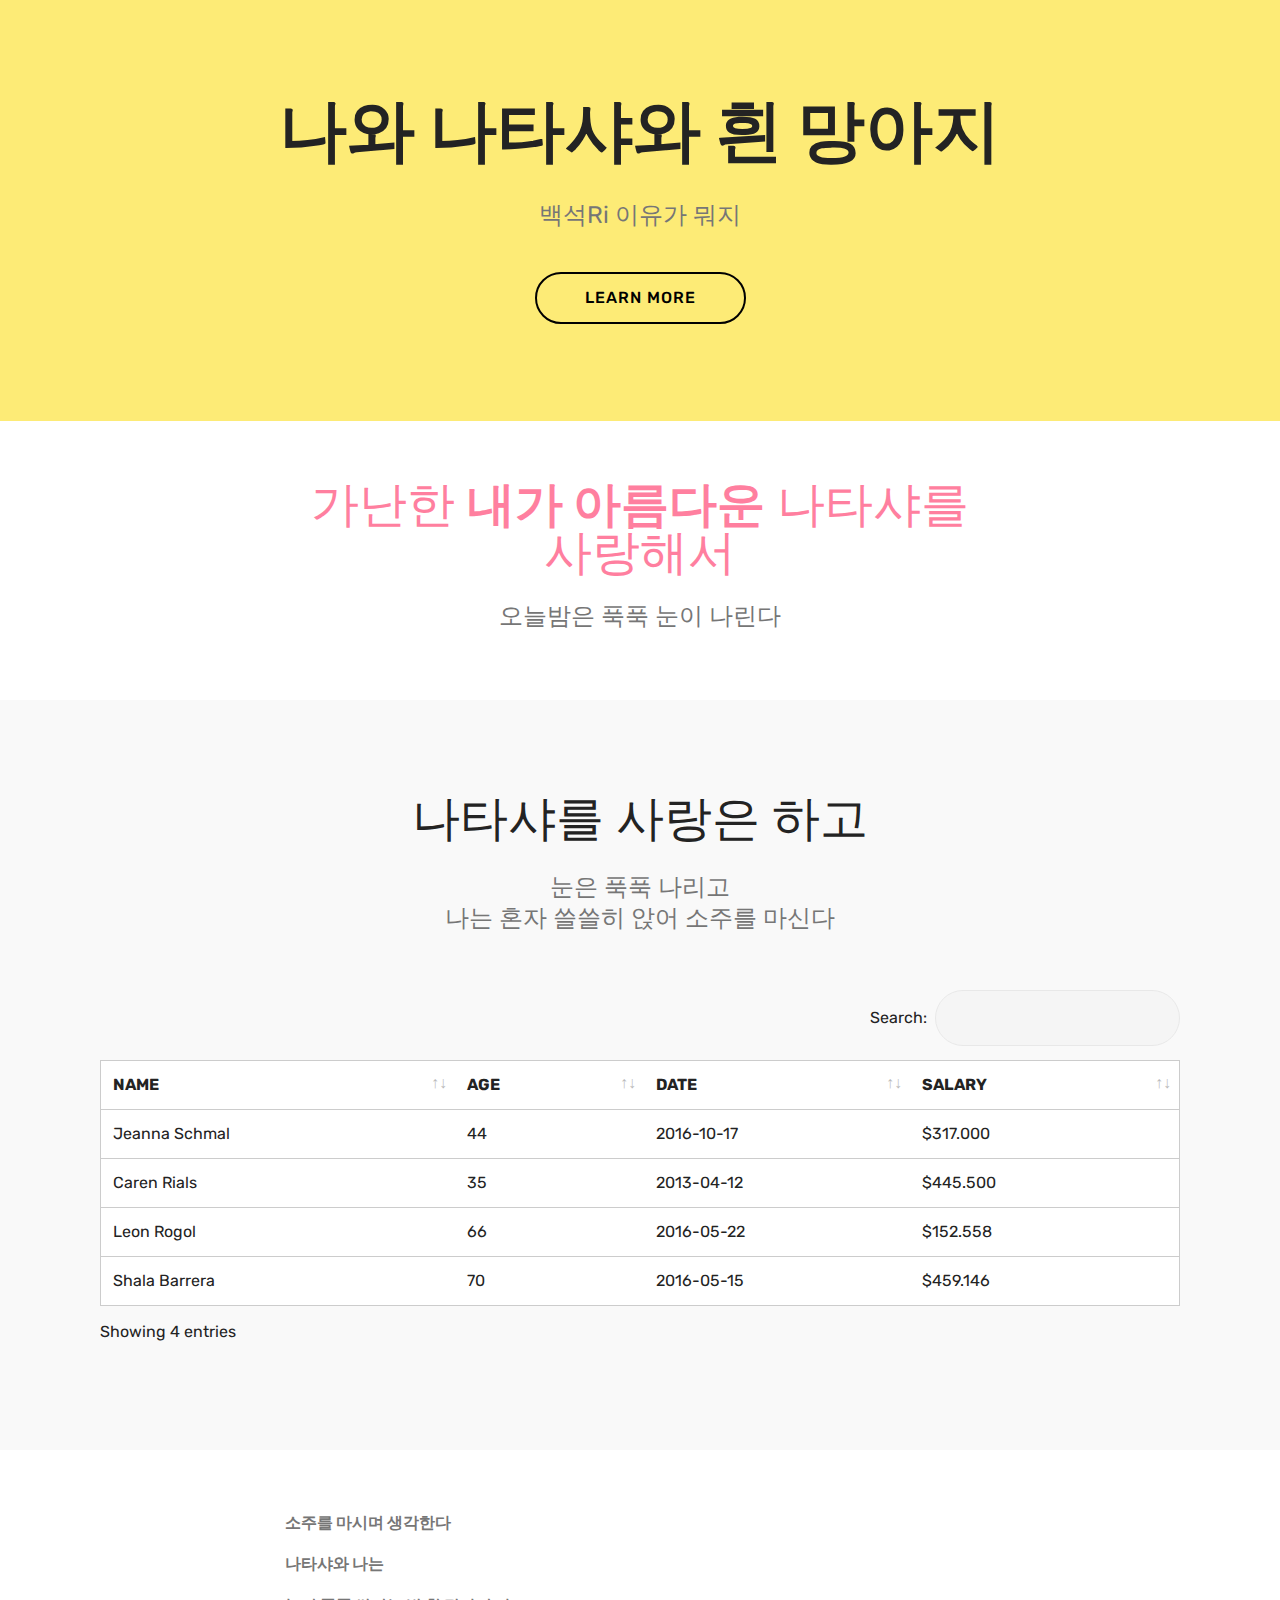
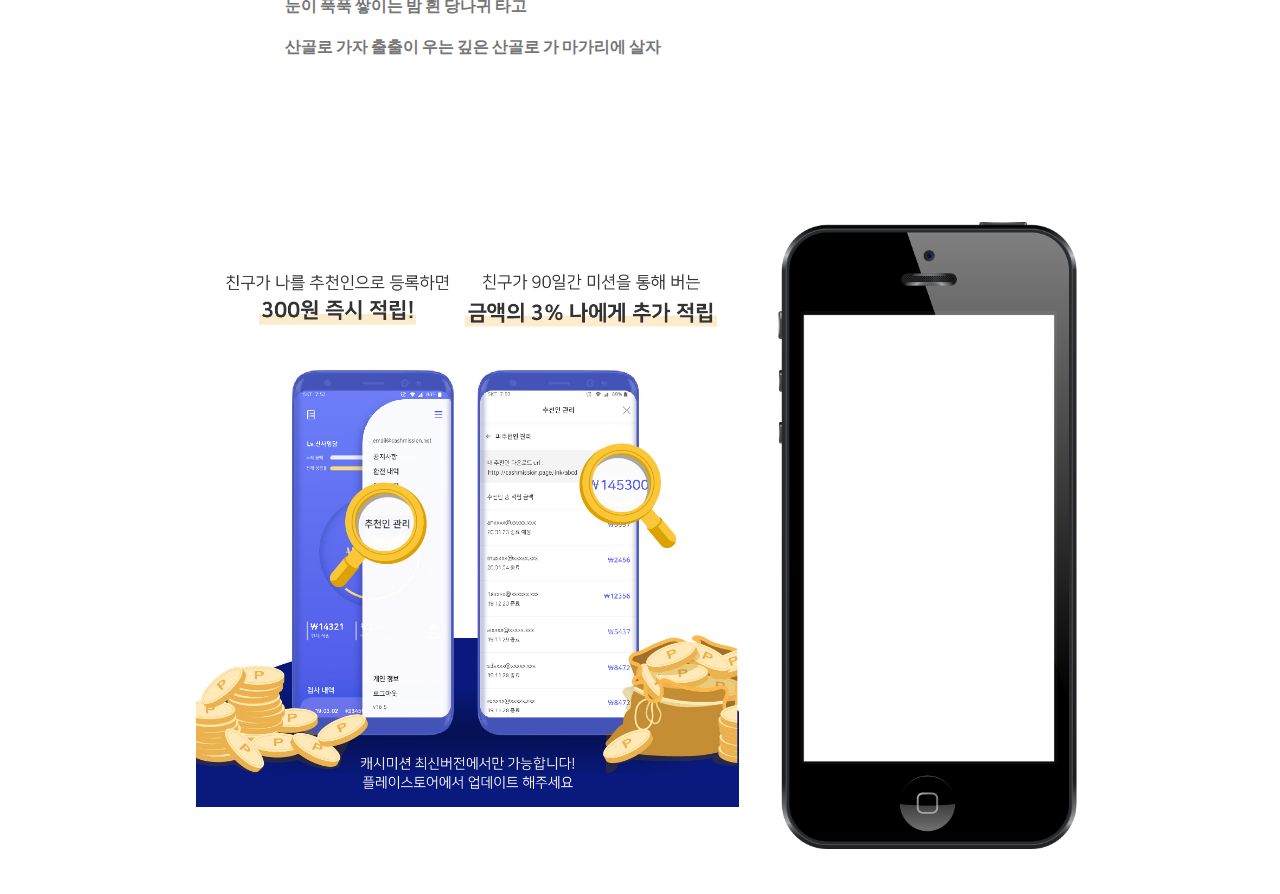
<file: index.html>
<!DOCTYPE html>
<html  >
<head>
  <!-- Site made with Mobirise Website Builder v4.12.3, https://mobirise.com -->
  <meta charset="UTF-8">
  <meta http-equiv="X-UA-Compatible" content="IE=edge">
  <meta name="generator" content="Mobirise v4.12.3, mobirise.com">
  <meta name="viewport" content="width=device-width, initial-scale=1, minimum-scale=1">
  <link rel="shortcut icon" href="assets/images/logo4.png" type="image/x-icon">
  <meta name="description" content="">
  
  
  <title>Home</title>
  <link rel="stylesheet" href="assets/bootstrap/css/bootstrap.min.css">
  <link rel="stylesheet" href="assets/bootstrap/css/bootstrap-grid.min.css">
  <link rel="stylesheet" href="assets/bootstrap/css/bootstrap-reboot.min.css">
  <link rel="stylesheet" href="assets/tether/tether.min.css">
  <link rel="stylesheet" href="assets/datatables/data-tables.bootstrap4.min.css">
  <link rel="stylesheet" href="assets/theme/css/style.css">
  <link rel="preload" as="style" href="assets/mobirise/css/mbr-additional.css"><link rel="stylesheet" href="assets/mobirise/css/mbr-additional.css" type="text/css">
  
  
  
</head>
<body>
  <section class="header1 cid-rYhHpCkGb6" id="header16-2">

    

    

    <div class="container">
        <div class="row justify-content-md-center">
            <div class="col-md-10 align-center">
                <h1 class="mbr-section-title mbr-bold pb-3 mbr-fonts-style display-1">나와 나타샤와 흰 망아지</h1>
                
                <p class="mbr-text pb-3 mbr-fonts-style display-5">
                    백석Ri 이유가 뭐지</p>
                <div class="mbr-section-btn"><a class="btn btn-md btn-black-outline display-4" href="https://mobirise.co">LEARN MORE</a>
                </div>
            </div>
        </div>
    </div>

</section>

<section class="engine"><a href="https://mobirise.info/e">how to make a website</a></section><section class="mbr-section content4 cid-rYhHfDWMLU" id="content4-0">

    

    <div class="container">
        <div class="media-container-row">
            <div class="title col-12 col-md-8">
                <h2 class="align-center pb-3 mbr-fonts-style display-2">
                    가난한 <strong>내가 아름다운</strong> 나타샤를 사랑해서</h2>
                <h3 class="mbr-section-subtitle align-center mbr-light mbr-fonts-style display-5">
                    오늘밤은 푹푹 눈이 나린다</h3>
                
            </div>
        </div>
    </div>
</section>

<section class="section-table cid-rYhHJ7xT4U" id="table1-3">

  
  
  <div class="container container-table">
      <h2 class="mbr-section-title mbr-fonts-style align-center pb-3 display-2">
          나타샤를 사랑은 하고</h2>
      <h3 class="mbr-section-subtitle mbr-fonts-style align-center pb-5 mbr-light display-5">
            눈은 푹푹 나리고<br>나는 혼자 쓸쓸히 앉어 소주를 마신다<br></h3>
      <div class="table-wrapper">
        <div class="container">
          <div class="row search">
            <div class="col-md-6"></div>
            <div class="col-md-6">
                <div class="dataTables_filter">
                  <label class="searchInfo mbr-fonts-style display-7">Search:</label>
                  <input class="form-control input-sm" disabled="">
                </div>
            </div>
          </div>
        </div>

        <div class="container scroll">
          <table class="table isSearch" cellspacing="0">
            <thead>
              <tr class="table-heads ">
                  
                  
                  
                  
              <th class="head-item mbr-fonts-style display-7">
                      NAME</th><th class="head-item mbr-fonts-style display-7">
                      AGE</th><th class="head-item mbr-fonts-style display-7">
                      DATE</th><th class="head-item mbr-fonts-style display-7">
                      SALARY</th></tr>
            </thead>

            <tbody>
              
              
              
              
            <tr> 
                
                
                
                
              <td class="body-item mbr-fonts-style display-7">Jeanna Schmal</td><td class="body-item mbr-fonts-style display-7">44</td><td class="body-item mbr-fonts-style display-7">2016-10-17</td><td class="body-item mbr-fonts-style display-7">$317.000</td></tr><tr>
                
                
                
                
              <td class="body-item mbr-fonts-style display-7">Caren Rials</td><td class="body-item mbr-fonts-style display-7">35</td><td class="body-item mbr-fonts-style display-7">2013-04-12</td><td class="body-item mbr-fonts-style display-7">$445.500</td></tr><tr>
                
                
                
                
              <td class="body-item mbr-fonts-style display-7">Leon Rogol</td><td class="body-item mbr-fonts-style display-7">66</td><td class="body-item mbr-fonts-style display-7">2016-05-22</td><td class="body-item mbr-fonts-style display-7">$152.558</td></tr><tr>
                
                
                
                
              <td class="body-item mbr-fonts-style display-7">Shala Barrera</td><td class="body-item mbr-fonts-style display-7">70</td><td class="body-item mbr-fonts-style display-7">2016-05-15</td><td class="body-item mbr-fonts-style display-7">$459.146</td></tr></tbody>
          </table>
        </div>
        <div class="container table-info-container">
          <div class="row info">
            <div class="col-md-6">
              <div class="dataTables_info mbr-fonts-style display-7">
                <span class="infoBefore">Showing</span>
                <span class="inactive infoRows"></span>
                <span class="infoAfter">entries</span>
                <span class="infoFilteredBefore">(filtered from</span>
                <span class="inactive infoRows"></span>
                <span class="infoFilteredAfter"> total entries)</span>
              </div>
            </div>
            <div class="col-md-6"></div>
          </div>
        </div>
      </div>
    </div>
</section>

<section class="mbr-section article content1 cid-rYhIaGKAQ1" id="content1-5">
    
     

    <div class="container">
        <div class="media-container-row">
            <div class="mbr-text col-12 mbr-fonts-style display-7 col-md-8"><p><strong>소주를 마시며 생각한다</strong></p><p><strong>나타샤와 나는</strong></p><p><strong>눈이 푹푹 쌓이는 밤 흰 당나귀 타고</strong></p><p><strong>산골로 가자 출출이 우는 깊은 산골로 가 마가리에 살자</strong></p><p><strong><br></strong></p></div>
        </div>
    </div>
</section>

<section class="cid-rYhKs8n78H" id="image4-6">
    <!-- Block parameters controls (Blue "Gear" panel) -->
    
    <!-- End block parameters -->
    <div class="container images-container">
            <div class="media-container-row" style="width: 80%;">
                <div class="img-item item1" style="width: 177%;">
                    <img src="assets/images/helpimg-referrer.jpg" alt="" title="">
                    
                </div>
                <div class="img-item">
                    <img src="assets/images/mbr.png" alt="" title="">
                    
                </div>
            </div>
    </div>
</section>


  <script src="assets/web/assets/jquery/jquery.min.js"></script>
  <script src="assets/popper/popper.min.js"></script>
  <script src="assets/bootstrap/js/bootstrap.min.js"></script>
  <script src="assets/tether/tether.min.js"></script>
  <script src="assets/smoothscroll/smooth-scroll.js"></script>
  <script src="assets/datatables/jquery.data-tables.min.js"></script>
  <script src="assets/datatables/data-tables.bootstrap4.min.js"></script>
  <script src="assets/theme/js/script.js"></script>
  
  
</body>
</html>
</file>
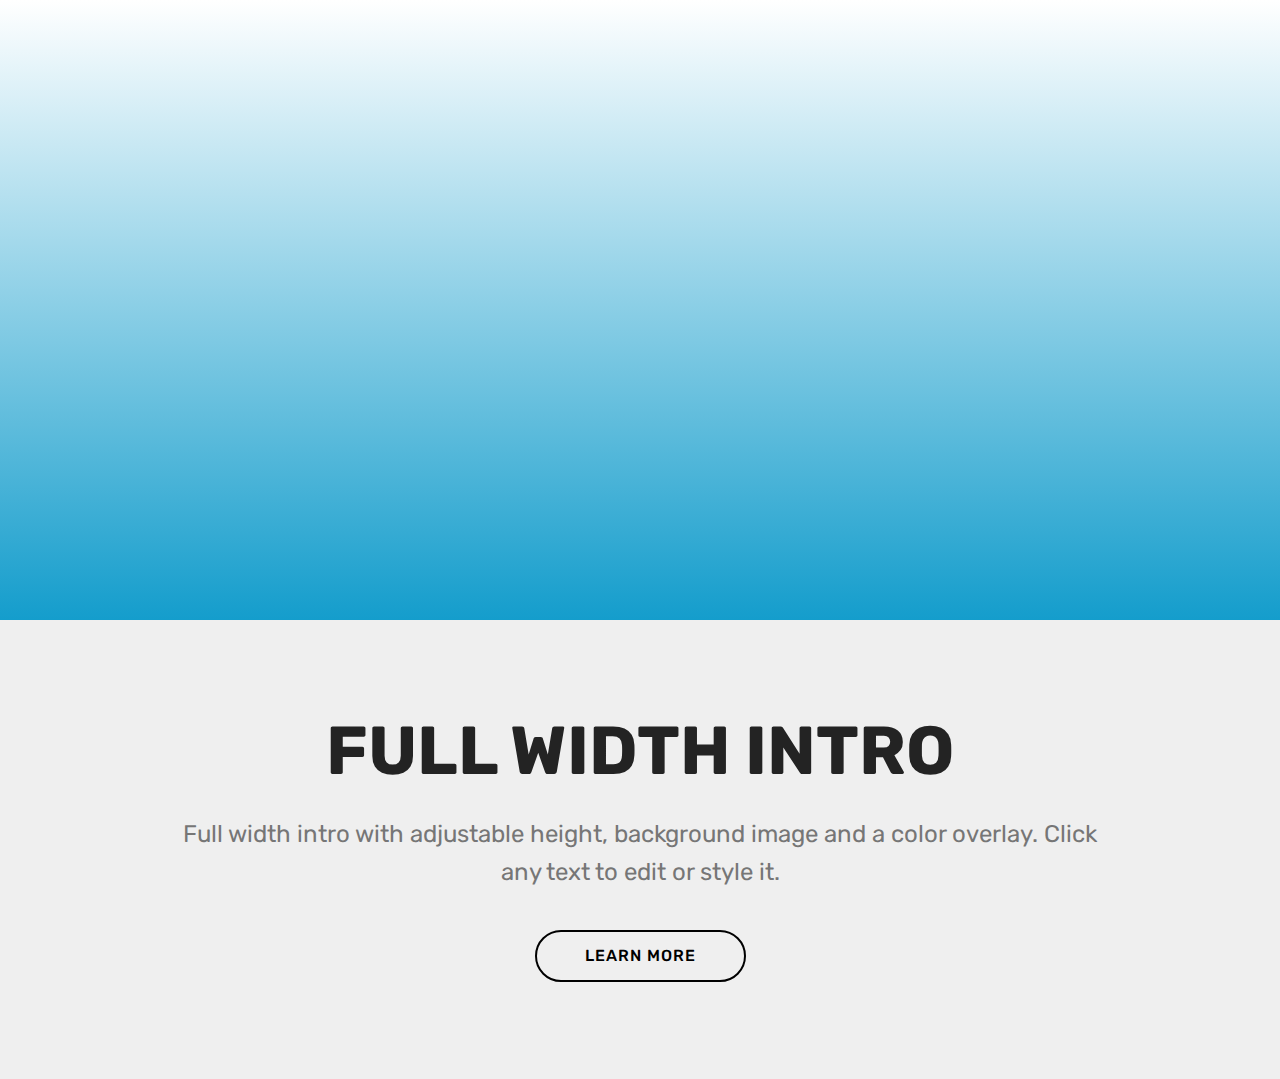
<file: page2.html>
<!DOCTYPE html>
<html  >
<head>
  <!-- Site made with Mobirise Website Builder v4.12.3, https://mobirise.com -->
  <meta charset="UTF-8">
  <meta http-equiv="X-UA-Compatible" content="IE=edge">
  <meta name="generator" content="Mobirise v4.12.3, mobirise.com">
  <meta name="viewport" content="width=device-width, initial-scale=1, minimum-scale=1">
  <link rel="shortcut icon" href="assets/images/logo4.png" type="image/x-icon">
  <meta name="description" content="Site Builder Description">
  
  
  <title>치키차카</title>
  <link rel="stylesheet" href="assets/bootstrap/css/bootstrap.min.css">
  <link rel="stylesheet" href="assets/bootstrap/css/bootstrap-grid.min.css">
  <link rel="stylesheet" href="assets/bootstrap/css/bootstrap-reboot.min.css">
  <link rel="stylesheet" href="assets/tether/tether.min.css">
  <link rel="stylesheet" href="assets/theme/css/style.css">
  <link rel="preload" as="style" href="assets/mobirise/css/mbr-additional.css"><link rel="stylesheet" href="assets/mobirise/css/mbr-additional.css" type="text/css">
  
  
  
</head>
<body>
  <section class="cid-rYhLJWdUZb" id="video3-7">

    
    
    <figure class="mbr-figure align-center container">
        <div class="video-block" style="width: 80%;">
            <div><iframe class="mbr-embedded-video" src="https://www.youtube.com/embed/uNCr7NdOJgw?rel=0&amp;amp;showinfo=0&amp;autoplay=0&amp;loop=0" width="1280" height="720" frameborder="0" allowfullscreen></iframe></div>
        </div>
    </figure>
</section>

<section class="engine"><a href="https://mobirise.info/o">free portfolio web templates</a></section><section class="header1 cid-rYhLMrqQm8" id="header16-8">

    

    

    <div class="container">
        <div class="row justify-content-md-center">
            <div class="col-md-10 align-center">
                <h1 class="mbr-section-title mbr-bold pb-3 mbr-fonts-style display-1">
                    FULL WIDTH INTRO
                </h1>
                
                <p class="mbr-text pb-3 mbr-fonts-style display-5">
                    Full width intro with adjustable height, background image and a color overlay. Click any text to edit or style it.
                </p>
                <div class="mbr-section-btn"><a class="btn btn-md btn-black-outline display-4" href="https://mobirise.co">LEARN MORE</a>
                </div>
            </div>
        </div>
    </div>

</section>


  <script src="assets/web/assets/jquery/jquery.min.js"></script>
  <script src="assets/popper/popper.min.js"></script>
  <script src="assets/bootstrap/js/bootstrap.min.js"></script>
  <script src="assets/tether/tether.min.js"></script>
  <script src="assets/smoothscroll/smooth-scroll.js"></script>
  <script src="assets/theme/js/script.js"></script>
  
  
</body>
</html>
</file>
<file: assets/theme/css/style.css>
@charset "UTF-8";
/*!
 * Mobirise v4 theme (https://mobirise.com/)
 * Copyright 2017 Mobirise
 */
section {
  background-color: #eeeeee;
}

body {
  font-style: normal;
  line-height: 1.5;
}

section,
.container,
.container-fluid {
  position: relative;
  word-wrap: break-word;
}

a.mbr-iconfont:hover {
  text-decoration: none;
}

.article .lead p,
.article .lead ul,
.article .lead ol,
.article .lead pre,
.article .lead blockquote {
  margin-bottom: 0;
}

ul,
ol,
pre,
blockquote {
  margin-bottom: 2.3125rem;
}

pre {
  background: #f4f4f4;
  padding: 10px 24px;
  white-space: pre-wrap;
}

.inactive {
  -webkit-user-select: none;
  -moz-user-select: none;
  -ms-user-select: none;
  user-select: none;
  pointer-events: none;
  -webkit-user-drag: none;
  user-drag: none;
}

.mbr-section__comments .row {
  justify-content: center;
  -webkit-justify-content: center;
}

a {
  font-style: normal;
  font-weight: 400;
  cursor: pointer;
}
a, a:hover {
  text-decoration: none;
}

figure {
  margin-bottom: 0;
}

body {
  color: #232323;
}

h1,
h2,
h3,
h4,
h5,
h6,
.h1,
.h2,
.h3,
.h4,
.h5,
.h6,
.display-1,
.display-2,
.display-3,
.display-4 {
  line-height: 1;
  word-break: break-word;
  word-wrap: break-word;
}

.mbr-section-title {
  font-style: normal;
  line-height: 1.2;
}

.mbr-section-subtitle {
  line-height: 1.3;
}

.mbr-text {
  font-style: normal;
  line-height: 1.6;
}

b,
strong {
  font-weight: bold;
}

blockquote {
  padding: 10px 0 10px 20px;
  position: relative;
  border-left: 2px solid;
  border-color: #ff3366;
}

input:-webkit-autofill, input:-webkit-autofill:hover, input:-webkit-autofill:focus, input:-webkit-autofill:active {
  transition-delay: 9999s;
  transition-property: background-color, color;
}

textarea[type=hidden] {
  display: none;
}

body {
  position: relative;
}

section {
  background-position: 50% 50%;
  background-repeat: no-repeat;
  background-size: cover;
}
section .mbr-background-video,
section .mbr-background-video-preview {
  position: absolute;
  bottom: 0;
  left: 0;
  right: 0;
  top: 0;
}

.hidden {
  visibility: hidden;
}

.mbr-z-index20 {
  z-index: 20;
}

/*! Base colors */
.mbr-white {
  color: #ffffff;
}

.mbr-black {
  color: #000000;
}

.mbr-bg-white {
  background-color: #ffffff;
}

.mbr-bg-black {
  background-color: #000000;
}

/*! Text-aligns */
.align-left {
  text-align: left;
}

.align-center {
  text-align: center;
}

.align-right {
  text-align: right;
}

@media (max-width: 767px) {
  .align-left,
.align-center,
.align-right,
.mbr-section-btn,
.mbr-section-title {
    text-align: center;
  }
}
/*! Font-weight  */
.mbr-light {
  font-weight: 300;
}

.mbr-regular {
  font-weight: 400;
}

.mbr-semibold {
  font-weight: 500;
}

.mbr-bold {
  font-weight: 700;
}

/*! Media  */
.media-size-item {
  -webkit-flex: 1 1 auto;
  -moz-flex: 1 1 auto;
  -ms-flex: 1 1 auto;
  -o-flex: 1 1 auto;
  flex: 1 1 auto;
}

.media-content {
  -webkit-flex-basis: 100%;
  flex-basis: 100%;
}

.media-container-row {
  display: -ms-flexbox;
  display: -webkit-flex;
  display: flex;
  -webkit-flex-direction: row;
  -ms-flex-direction: row;
  flex-direction: row;
  -webkit-flex-wrap: wrap;
  -ms-flex-wrap: wrap;
  flex-wrap: wrap;
  -webkit-justify-content: center;
  -ms-flex-pack: center;
  justify-content: center;
  -webkit-align-content: center;
  -ms-flex-line-pack: center;
  align-content: center;
  -webkit-align-items: start;
  -ms-flex-align: start;
  align-items: start;
}
.media-container-row .media-size-item {
  width: 400px;
}

.media-container-column {
  display: -ms-flexbox;
  display: -webkit-flex;
  display: flex;
  -webkit-flex-direction: column;
  -ms-flex-direction: column;
  flex-direction: column;
  -webkit-flex-wrap: wrap;
  -ms-flex-wrap: wrap;
  flex-wrap: wrap;
  -webkit-justify-content: center;
  -ms-flex-pack: center;
  justify-content: center;
  -webkit-align-content: center;
  -ms-flex-line-pack: center;
  align-content: center;
  -webkit-align-items: stretch;
  -ms-flex-align: stretch;
  align-items: stretch;
}
.media-container-column > * {
  width: 100%;
}

@media (min-width: 992px) {
  .media-container-row {
    -webkit-flex-wrap: nowrap;
    -ms-flex-wrap: nowrap;
    flex-wrap: nowrap;
  }
}
figure {
  overflow: hidden;
}

figure[mbr-media-size] {
  transition: width 0.1s;
}

.mbr-figure img,
.mbr-figure iframe {
  display: block;
  width: 100%;
}

.card {
  background-color: transparent;
  border: none;
}

.card-box {
  width: 100%;
}

.card-img {
  text-align: center;
  flex-shrink: 0;
  -webkit-flex-shrink: 0;
}

.media {
  max-width: 100%;
  margin: 0 auto;
}

.mbr-figure {
  -ms-flex-item-align: center;
  -ms-grid-row-align: center;
  -webkit-align-self: center;
  align-self: center;
}

.media-container > div {
  max-width: 100%;
}

.mbr-figure img,
.card-img img {
  width: 100%;
}

@media (max-width: 991px) {
  .media-size-item {
    width: auto !important;
  }

  .media {
    width: auto;
  }

  .mbr-figure {
    width: 100% !important;
  }
}
/*! Buttons */
.btn {
  font-weight: 500;
  border-width: 2px;
  font-style: normal;
  letter-spacing: 1px;
  margin: 0.4rem 0.8rem;
  white-space: normal;
  -webkit-transition: all 0.3s ease-in-out;
  -moz-transition: all 0.3s ease-in-out;
  transition: all 0.3s ease-in-out;
  display: inline-flex;
  align-items: center;
  justify-content: center;
  word-break: break-word;
  -webkit-align-items: center;
  -webkit-justify-content: center;
  display: -webkit-inline-flex;
}

.btn-sm {
  font-weight: 500;
  letter-spacing: 1px;
  -webkit-transition: all 0.3s ease-in-out;
  -moz-transition: all 0.3s ease-in-out;
  transition: all 0.3s ease-in-out;
}

.btn-md {
  font-weight: 500;
  letter-spacing: 1px;
  margin: 0.4rem 0.8rem !important;
  -webkit-transition: all 0.3s ease-in-out;
  -moz-transition: all 0.3s ease-in-out;
  transition: all 0.3s ease-in-out;
}

.btn-lg {
  font-weight: 500;
  letter-spacing: 1px;
  margin: 0.4rem 0.8rem !important;
  -webkit-transition: all 0.3s ease-in-out;
  -moz-transition: all 0.3s ease-in-out;
  transition: all 0.3s ease-in-out;
}

.mbr-section-btn {
  margin-left: -0.25rem;
  margin-right: -0.25rem;
  font-size: 0;
}

nav .mbr-section-btn {
  margin-left: 0rem;
  margin-right: 0rem;
}

.btn-form {
  border-radius: 0;
}
.btn-form:hover {
  cursor: pointer;
}

/*! Btn icon margin */
.btn .mbr-iconfont,
.btn.btn-sm .mbr-iconfont {
  cursor: pointer;
  margin-right: 0.5rem;
}

.btn.btn-md .mbr-iconfont,
.btn.btn-md .mbr-iconfont {
  margin-right: 0.8rem;
}

.mbr-regular {
  font-weight: 400;
}

.mbr-semibold {
  font-weight: 500;
}

.mbr-bold {
  font-weight: 700;
}

[type=submit] {
  -webkit-appearance: none;
}

/*! Full-screen */
.mbr-fullscreen .mbr-overlay {
  min-height: 100vh;
}

.mbr-fullscreen {
  display: flex;
  display: -webkit-flex;
  display: -moz-flex;
  display: -ms-flex;
  display: -o-flex;
  align-items: center;
  -webkit-align-items: center;
  min-height: 100vh;
  padding-top: 3rem;
  padding-bottom: 3rem;
}

/*! Map */
.map {
  height: 25rem;
  position: relative;
}
.map iframe {
  width: 100%;
  height: 100%;
}

.mbr-overlay {
  background-color: #000;
  bottom: 0;
  left: 0;
  opacity: 0.5;
  position: absolute;
  right: 0;
  top: 0;
  z-index: 0;
  pointer-events: none;
}

/* Form */
blockquote {
  font-style: italic;
  padding: 10px 0 10px 20px;
  font-size: 1.09rem;
  position: relative;
  border-width: 3px;
}

.form-control {
  background-color: #f5f5f5;
  box-shadow: none;
  color: #565656;
  line-height: 1.43;
  min-height: 3.5em;
  padding: 1.07em 0.5em;
}
.form-control, .form-control:focus {
  border: 1px solid #e8e8e8;
}
.form-active .form-control:invalid {
  border-color: red;
}

.form-control-label {
  position: relative;
  cursor: pointer;
  margin-bottom: 0.357em;
  padding: 0;
}

.alert {
  color: #ffffff;
  border-radius: 0;
  border: 0;
  font-size: 0.875rem;
  line-height: 1.5;
  margin-bottom: 1.875rem;
  padding: 1.25rem;
  position: relative;
}
.alert.alert-form::after {
  background-color: inherit;
  bottom: -7px;
  content: "";
  display: block;
  height: 14px;
  left: 50%;
  margin-left: -7px;
  position: absolute;
  transform: rotate(45deg);
  width: 14px;
  -webkit-transform: rotate(45deg);
}

.form-asterisk {
  font-family: initial;
  position: absolute;
  top: -2px;
  font-weight: normal;
}

/*! Scroll to top arrow */
#scrollToTop a i:before {
  content: "";
  position: absolute;
  height: 40%;
  top: 25%;
  background: #fff;
  width: 2px;
  left: calc(50% - 1px);
}
#scrollToTop a i:after {
  content: "";
  position: absolute;
  display: block;
  border-top: 2px solid #fff;
  border-right: 2px solid #fff;
  width: 40%;
  height: 40%;
  left: 30%;
  bottom: 30%;
  transform: rotate(135deg);
  -webkit-transform: rotate(135deg);
}

.mbr-arrow-up {
  bottom: 25px;
  right: 90px;
  position: fixed;
  text-align: right;
  z-index: 5000;
  color: #ffffff;
  font-size: 32px;
  transform: rotate(180deg);
  -webkit-transform: rotate(180deg);
}

.mbr-arrow-up a {
  background: rgba(0, 0, 0, 0.2);
  border-radius: 3px;
  color: #fff;
  display: inline-block;
  height: 60px;
  width: 60px;
  outline-style: none !important;
  position: relative;
  text-decoration: none;
  transition: all 0.3s ease-in-out;
  cursor: pointer;
  text-align: center;
}
.mbr-arrow-up a:hover {
  background-color: rgba(0, 0, 0, 0.4);
}
.mbr-arrow-up a i {
  line-height: 60px;
}

.mbr-arrow-up-icon {
  display: block;
  color: #fff;
}

.mbr-arrow-up-icon::before {
  content: "›";
  display: inline-block;
  font-family: serif;
  font-size: 32px;
  line-height: 1;
  font-style: normal;
  position: relative;
  top: 6px;
  left: -4px;
  -webkit-transform: rotate(-90deg);
  transform: rotate(-90deg);
}

/*! Arrow Down */
.mbr-arrow {
  position: absolute;
  bottom: 45px;
  left: 50%;
  width: 60px;
  height: 60px;
  cursor: pointer;
  background-color: rgba(80, 80, 80, 0.5);
  border-radius: 50%;
  -webkit-transform: translateX(-50%);
  transform: translateX(-50%);
}
.mbr-arrow > a {
  display: inline-block;
  text-decoration: none;
  outline-style: none;
  -webkit-animation: arrowdown 1.7s ease-in-out infinite;
  animation: arrowdown 1.7s ease-in-out infinite;
}
.mbr-arrow > a > i {
  position: absolute;
  top: -2px;
  left: 15px;
  font-size: 2rem;
}

@keyframes arrowdown {
  0% {
    transform: translateY(0px);
    -webkit-transform: translateY(0px);
  }
  50% {
    transform: translateY(-5px);
    -webkit-transform: translateY(-5px);
  }
  100% {
    transform: translateY(0px);
    -webkit-transform: translateY(0px);
  }
}
@-webkit-keyframes arrowdown {
  0% {
    transform: translateY(0px);
    -webkit-transform: translateY(0px);
  }
  50% {
    transform: translateY(-5px);
    -webkit-transform: translateY(-5px);
  }
  100% {
    transform: translateY(0px);
    -webkit-transform: translateY(0px);
  }
}
@media (max-width: 500px) {
  .mbr-arrow-up {
    left: 50%;
    right: auto;
    transform: translateX(-50%) rotate(180deg);
    -webkit-transform: translateX(-50%) rotate(180deg);
  }
}
/*Gradients animation*/
@keyframes gradient-animation {
  from {
    background-position: 0% 100%;
    animation-timing-function: ease-in-out;
  }
  to {
    background-position: 100% 0%;
    animation-timing-function: ease-in-out;
  }
}
@-webkit-keyframes gradient-animation {
  from {
    background-position: 0% 100%;
    animation-timing-function: ease-in-out;
  }
  to {
    background-position: 100% 0%;
    animation-timing-function: ease-in-out;
  }
}
.bg-gradient {
  background-size: 200% 200%;
  animation: gradient-animation 5s infinite alternate;
  -webkit-animation: gradient-animation 5s infinite alternate;
}

.menu .navbar-brand {
  display: -webkit-flex;
}
.menu .navbar-brand span {
  display: flex;
  display: -webkit-flex;
}
.menu .navbar-brand .navbar-caption-wrap {
  display: -webkit-flex;
}
.menu .navbar-brand .navbar-logo img {
  display: -webkit-flex;
}
@media (min-width: 768px) and (max-width: 1023px) {
  .menu .navbar-toggleable-sm .navbar-nav {
    display: -webkit-box;
    display: -webkit-flex;
    display: -ms-flexbox;
  }
}
@media (max-width: 1023px) {
  .menu .navbar-collapse {
    max-height: 93.5vh;
  }
  .menu .navbar-collapse.show {
    overflow: auto;
  }
}
@media (min-width: 1024px) {
  .menu .navbar-nav.nav-dropdown {
    display: -webkit-flex;
  }
  .menu .navbar-toggleable-sm .navbar-collapse {
    display: -webkit-flex !important;
  }
  .menu .collapsed .navbar-collapse {
    max-height: 93.5vh;
  }
  .menu .collapsed .navbar-collapse.show {
    overflow: auto;
  }
}
@media (max-width: 767px) {
  .menu .navbar-collapse {
    max-height: 80vh;
  }
}

/* Others*/
.note-check a[data-value=Rubik] {
  font-style: normal;
}

.mbr-arrow a {
  color: #ffffff;
}

@media (max-width: 767px) {
  .mbr-arrow {
    display: none;
  }
}
.navbar {
  display: -webkit-flex;
  -webkit-flex-wrap: wrap;
  -webkit-align-items: center;
  -webkit-justify-content: space-between;
}

.navbar-collapse {
  -webkit-flex-basis: 100%;
  -webkit-flex-grow: 1;
  -webkit-align-items: center;
}

.nav-dropdown .link {
  padding: 0.667em 1.667em !important;
  margin: 0 !important;
}

.nav {
  display: -webkit-flex;
  -webkit-flex-wrap: wrap;
}

.row {
  display: -webkit-flex;
  -webkit-flex-wrap: wrap;
}

.justify-content-center {
  -webkit-justify-content: center;
}

.form-inline {
  display: -webkit-flex;
  -webkit-flex-flow: row wrap;
  -webkit-align-items: center;
}

.card-wrapper {
  -webkit-flex: 1;
}

.carousel-control {
  z-index: 10;
  display: -webkit-flex;
  -webkit-align-items: center;
  -webkit-justify-content: center;
}

.carousel-controls {
  display: -webkit-flex;
}

.media {
  display: -webkit-flex;
}

.form-group:focus {
  outline: none;
}

.jq-selectbox__select {
  padding: 1.07em 0.5em;
  position: absolute;
  top: 0;
  left: 0;
  width: 100%;
}

.jq-selectbox__dropdown {
  position: absolute;
  top: 100%;
  left: 0 !important;
  width: 100% !important;
}

.jq-selectbox__trigger-arrow {
  transform: translateY(-50%);
}

.jq-selectbox li {
  padding: 1.07em 0.5em;
}

input[type=range] {
  padding-left: 0 !important;
  padding-right: 0 !important;
}

.modal-dialog,
.modal-content {
  height: 100%;
}

.modal-dialog .carousel-inner {
  height: calc(100vh - 1.75rem);
}
@media (max-width: 575px) {
  .modal-dialog .carousel-inner {
    height: calc(100vh - 1rem);
  }
}

.carousel-item {
  text-align: center;
}

.carousel-item img {
  margin: auto;
}

.navbar-toggler {
  -webkit-align-self: flex-start;
  -ms-flex-item-align: start;
  align-self: flex-start;
  padding: 0.25rem 0.75rem;
  font-size: 1.25rem;
  line-height: 1;
  background: transparent;
  border: 1px solid transparent;
  -webkit-border-radius: 0.25rem;
  border-radius: 0.25rem;
}

.navbar-toggler:focus,
.navbar-toggler:hover {
  text-decoration: none;
}

.navbar-toggler-icon {
  display: inline-block;
  width: 1.5em;
  height: 1.5em;
  vertical-align: middle;
  content: "";
  background: no-repeat center center;
  -webkit-background-size: 100% 100%;
  -o-background-size: 100% 100%;
  background-size: 100% 100%;
}

.navbar-toggler-left {
  position: absolute;
  left: 1rem;
}

.navbar-toggler-right {
  position: absolute;
  right: 1rem;
}

@media (max-width: 575px) {
  .navbar-toggleable .navbar-nav .dropdown-menu {
    position: static;
    float: none;
  }

  .navbar-toggleable > .container {
    padding-right: 0;
    padding-left: 0;
  }
}
@media (min-width: 576px) {
  .navbar-toggleable {
    -webkit-box-orient: horizontal;
    -webkit-box-direction: normal;
    -webkit-flex-direction: row;
    -ms-flex-direction: row;
    flex-direction: row;
    -webkit-flex-wrap: nowrap;
    -ms-flex-wrap: nowrap;
    flex-wrap: nowrap;
    -webkit-box-align: center;
    -webkit-align-items: center;
    -ms-flex-align: center;
    align-items: center;
  }

  .navbar-toggleable .navbar-nav {
    -webkit-box-orient: horizontal;
    -webkit-box-direction: normal;
    -webkit-flex-direction: row;
    -ms-flex-direction: row;
    flex-direction: row;
  }

  .navbar-toggleable .navbar-nav .nav-link {
    padding-right: 0.5rem;
    padding-left: 0.5rem;
  }

  .navbar-toggleable > .container {
    display: -webkit-box;
    display: -webkit-flex;
    display: -ms-flexbox;
    display: flex;
    -webkit-flex-wrap: nowrap;
    -ms-flex-wrap: nowrap;
    flex-wrap: nowrap;
    -webkit-box-align: center;
    -webkit-align-items: center;
    -ms-flex-align: center;
    align-items: center;
  }

  .navbar-toggleable .navbar-collapse {
    display: -webkit-box !important;
    display: -webkit-flex !important;
    display: -ms-flexbox !important;
    display: flex !important;
    width: 100%;
  }

  .navbar-toggleable .navbar-toggler {
    display: none;
  }
}
@media (max-width: 767px) {
  .navbar-toggleable-sm .navbar-nav .dropdown-menu {
    position: static;
    float: none;
  }

  .navbar-toggleable-sm > .container {
    padding-right: 0;
    padding-left: 0;
  }
}
@media (min-width: 768px) {
  .navbar-toggleable-sm {
    -webkit-box-orient: horizontal;
    -webkit-box-direction: normal;
    -webkit-flex-direction: row;
    -ms-flex-direction: row;
    flex-direction: row;
    -webkit-flex-wrap: nowrap;
    -ms-flex-wrap: nowrap;
    flex-wrap: nowrap;
    -webkit-box-align: center;
    -webkit-align-items: center;
    -ms-flex-align: center;
    align-items: center;
  }

  .navbar-toggleable-sm .navbar-nav {
    -webkit-box-orient: horizontal;
    -webkit-box-direction: normal;
    -webkit-flex-direction: row;
    -ms-flex-direction: row;
    flex-direction: row;
  }

  .navbar-toggleable-sm .navbar-nav .nav-link {
    padding-right: 0.5rem;
    padding-left: 0.5rem;
  }

  .navbar-toggleable-sm > .container {
    display: -webkit-box;
    display: -webkit-flex;
    display: -ms-flexbox;
    display: flex;
    -webkit-flex-wrap: nowrap;
    -ms-flex-wrap: nowrap;
    flex-wrap: nowrap;
    -webkit-box-align: center;
    -webkit-align-items: center;
    -ms-flex-align: center;
    align-items: center;
  }

  .navbar-toggleable-sm .navbar-collapse {
    display: none;
    width: 100%;
  }

  .navbar-toggleable-sm .navbar-toggler {
    display: none;
  }
}
@media (max-width: 1023px) {
  .navbar-toggleable-md .navbar-nav .dropdown-menu {
    position: static;
    float: none;
  }

  .navbar-toggleable-md > .container {
    padding-right: 0;
    padding-left: 0;
  }
}
@media (min-width: 1024px) {
  .navbar-toggleable-md {
    -webkit-box-orient: horizontal;
    -webkit-box-direction: normal;
    -webkit-flex-direction: row;
    -ms-flex-direction: row;
    flex-direction: row;
    -webkit-flex-wrap: nowrap;
    -ms-flex-wrap: nowrap;
    flex-wrap: nowrap;
    -webkit-box-align: center;
    -webkit-align-items: center;
    -ms-flex-align: center;
    align-items: center;
  }

  .navbar-toggleable-md .navbar-nav {
    -webkit-box-orient: horizontal;
    -webkit-box-direction: normal;
    -webkit-flex-direction: row;
    -ms-flex-direction: row;
    flex-direction: row;
  }

  .navbar-toggleable-md .navbar-nav .nav-link {
    padding-right: 0.5rem;
    padding-left: 0.5rem;
  }

  .navbar-toggleable-md > .container {
    display: -webkit-box;
    display: -webkit-flex;
    display: -ms-flexbox;
    display: flex;
    -webkit-flex-wrap: nowrap;
    -ms-flex-wrap: nowrap;
    flex-wrap: nowrap;
    -webkit-box-align: center;
    -webkit-align-items: center;
    -ms-flex-align: center;
    align-items: center;
  }

  .navbar-toggleable-md .navbar-collapse {
    display: -webkit-box !important;
    display: -webkit-flex !important;
    display: -ms-flexbox !important;
    display: flex !important;
    width: 100%;
  }

  .navbar-toggleable-md .navbar-toggler {
    display: none;
  }
}
@media (max-width: 1199px) {
  .navbar-toggleable-lg .navbar-nav .dropdown-menu {
    position: static;
    float: none;
  }

  .navbar-toggleable-lg > .container {
    padding-right: 0;
    padding-left: 0;
  }
}
@media (min-width: 1200px) {
  .navbar-toggleable-lg {
    -webkit-box-orient: horizontal;
    -webkit-box-direction: normal;
    -webkit-flex-direction: row;
    -ms-flex-direction: row;
    flex-direction: row;
    -webkit-flex-wrap: nowrap;
    -ms-flex-wrap: nowrap;
    flex-wrap: nowrap;
    -webkit-box-align: center;
    -webkit-align-items: center;
    -ms-flex-align: center;
    align-items: center;
  }

  .navbar-toggleable-lg .navbar-nav {
    -webkit-box-orient: horizontal;
    -webkit-box-direction: normal;
    -webkit-flex-direction: row;
    -ms-flex-direction: row;
    flex-direction: row;
  }

  .navbar-toggleable-lg .navbar-nav .nav-link {
    padding-right: 0.5rem;
    padding-left: 0.5rem;
  }

  .navbar-toggleable-lg > .container {
    display: -webkit-box;
    display: -webkit-flex;
    display: -ms-flexbox;
    display: flex;
    -webkit-flex-wrap: nowrap;
    -ms-flex-wrap: nowrap;
    flex-wrap: nowrap;
    -webkit-box-align: center;
    -webkit-align-items: center;
    -ms-flex-align: center;
    align-items: center;
  }

  .navbar-toggleable-lg .navbar-collapse {
    display: -webkit-box !important;
    display: -webkit-flex !important;
    display: -ms-flexbox !important;
    display: flex !important;
    width: 100%;
  }

  .navbar-toggleable-lg .navbar-toggler {
    display: none;
  }
}
.navbar-toggleable-xl {
  -webkit-box-orient: horizontal;
  -webkit-box-direction: normal;
  -webkit-flex-direction: row;
  -ms-flex-direction: row;
  flex-direction: row;
  -webkit-flex-wrap: nowrap;
  -ms-flex-wrap: nowrap;
  flex-wrap: nowrap;
  -webkit-box-align: center;
  -webkit-align-items: center;
  -ms-flex-align: center;
  align-items: center;
}

.navbar-toggleable-xl .navbar-nav .dropdown-menu {
  position: static;
  float: none;
}

.navbar-toggleable-xl > .container {
  padding-right: 0;
  padding-left: 0;
}

.navbar-toggleable-xl .navbar-nav {
  -webkit-box-orient: horizontal;
  -webkit-box-direction: normal;
  -webkit-flex-direction: row;
  -ms-flex-direction: row;
  flex-direction: row;
}

.navbar-toggleable-xl .navbar-nav .nav-link {
  padding-right: 0.5rem;
  padding-left: 0.5rem;
}

.navbar-toggleable-xl > .container {
  display: -webkit-box;
  display: -webkit-flex;
  display: -ms-flexbox;
  display: flex;
  -webkit-flex-wrap: nowrap;
  -ms-flex-wrap: nowrap;
  flex-wrap: nowrap;
  -webkit-box-align: center;
  -webkit-align-items: center;
  -ms-flex-align: center;
  align-items: center;
}

.navbar-toggleable-xl .navbar-collapse {
  display: -webkit-box !important;
  display: -webkit-flex !important;
  display: -ms-flexbox !important;
  display: flex !important;
  width: 100%;
}

.navbar-toggleable-xl .navbar-toggler {
  display: none;
}

.card-img {
  width: auto;
}

.menu .navbar.collapsed:not(.beta-menu) {
  flex-direction: column;
  -webkit-flex-direction: column;
}

.carousel-item.active,
.carousel-item-next,
.carousel-item-prev {
  display: -webkit-box;
  display: -webkit-flex;
  display: -ms-flexbox;
  display: flex;
}

.note-air-layout .dropup .dropdown-menu,
.note-air-layout .navbar-fixed-bottom .dropdown .dropdown-menu {
  bottom: initial !important;
}

html,
body {
  height: auto;
  min-height: 100vh;
}

.dropup .dropdown-toggle::after {
  display: none;
}.engine {
	position: absolute;
	text-indent: -2400px;
	text-align: center;
	padding: 0;
	top: 0;
	left: -2400px;
}
</file>
<file: assets/mobirise/css/mbr-additional.css>
@import url(https://fonts.googleapis.com/css?family=Rubik:300,300i,400,400i,500,500i,700,700i,900,900i&display=swap);





body {
  font-family: Rubik;
}
.display-1 {
  font-family: 'Rubik', sans-serif;
  font-size: 4.25rem;
  font-display: swap;
}
.display-1 > .mbr-iconfont {
  font-size: 6.8rem;
}
.display-2 {
  font-family: 'Rubik', sans-serif;
  font-size: 3rem;
  font-display: swap;
}
.display-2 > .mbr-iconfont {
  font-size: 4.8rem;
}
.display-4 {
  font-family: 'Rubik', sans-serif;
  font-size: 1rem;
  font-display: swap;
}
.display-4 > .mbr-iconfont {
  font-size: 1.6rem;
}
.display-5 {
  font-family: 'Rubik', sans-serif;
  font-size: 1.5rem;
  font-display: swap;
}
.display-5 > .mbr-iconfont {
  font-size: 2.4rem;
}
.display-7 {
  font-family: 'Rubik', sans-serif;
  font-size: 1rem;
  font-display: swap;
}
.display-7 > .mbr-iconfont {
  font-size: 1.6rem;
}
/* ---- Fluid typography for mobile devices ---- */
/* 1.4 - font scale ratio ( bootstrap == 1.42857 ) */
/* 100vw - current viewport width */
/* (48 - 20)  48 == 48rem == 768px, 20 == 20rem == 320px(minimal supported viewport) */
/* 0.65 - min scale variable, may vary */
@media (max-width: 768px) {
  .display-1 {
    font-size: 3.4rem;
    font-size: calc( 2.1374999999999997rem + (4.25 - 2.1374999999999997) * ((100vw - 20rem) / (48 - 20)));
    line-height: calc( 1.4 * (2.1374999999999997rem + (4.25 - 2.1374999999999997) * ((100vw - 20rem) / (48 - 20))));
  }
  .display-2 {
    font-size: 2.4rem;
    font-size: calc( 1.7rem + (3 - 1.7) * ((100vw - 20rem) / (48 - 20)));
    line-height: calc( 1.4 * (1.7rem + (3 - 1.7) * ((100vw - 20rem) / (48 - 20))));
  }
  .display-4 {
    font-size: 0.8rem;
    font-size: calc( 1rem + (1 - 1) * ((100vw - 20rem) / (48 - 20)));
    line-height: calc( 1.4 * (1rem + (1 - 1) * ((100vw - 20rem) / (48 - 20))));
  }
  .display-5 {
    font-size: 1.2rem;
    font-size: calc( 1.175rem + (1.5 - 1.175) * ((100vw - 20rem) / (48 - 20)));
    line-height: calc( 1.4 * (1.175rem + (1.5 - 1.175) * ((100vw - 20rem) / (48 - 20))));
  }
}
/* Buttons */
.btn {
  padding: 1rem 3rem;
  border-radius: 3px;
}
.btn-sm {
  padding: 0.6rem 1.5rem;
  border-radius: 3px;
}
.btn-md {
  padding: 1rem 3rem;
  border-radius: 3px;
}
.btn-lg {
  padding: 1.2rem 3.2rem;
  border-radius: 3px;
}
.bg-primary {
  background-color: #149dcc !important;
}
.bg-success {
  background-color: #f7ed4a !important;
}
.bg-info {
  background-color: #82786e !important;
}
.bg-warning {
  background-color: #879a9f !important;
}
.bg-danger {
  background-color: #b1a374 !important;
}
.btn-primary,
.btn-primary:active {
  background-color: #149dcc !important;
  border-color: #149dcc !important;
  color: #ffffff !important;
}
.btn-primary:hover,
.btn-primary:focus,
.btn-primary.focus,
.btn-primary.active {
  color: #ffffff !important;
  background-color: #0d6786 !important;
  border-color: #0d6786 !important;
}
.btn-primary.disabled,
.btn-primary:disabled {
  color: #ffffff !important;
  background-color: #0d6786 !important;
  border-color: #0d6786 !important;
}
.btn-secondary,
.btn-secondary:active {
  background-color: #ff3366 !important;
  border-color: #ff3366 !important;
  color: #ffffff !important;
}
.btn-secondary:hover,
.btn-secondary:focus,
.btn-secondary.focus,
.btn-secondary.active {
  color: #ffffff !important;
  background-color: #e50039 !important;
  border-color: #e50039 !important;
}
.btn-secondary.disabled,
.btn-secondary:disabled {
  color: #ffffff !important;
  background-color: #e50039 !important;
  border-color: #e50039 !important;
}
.btn-info,
.btn-info:active {
  background-color: #82786e !important;
  border-color: #82786e !important;
  color: #ffffff !important;
}
.btn-info:hover,
.btn-info:focus,
.btn-info.focus,
.btn-info.active {
  color: #ffffff !important;
  background-color: #59524b !important;
  border-color: #59524b !important;
}
.btn-info.disabled,
.btn-info:disabled {
  color: #ffffff !important;
  background-color: #59524b !important;
  border-color: #59524b !important;
}
.btn-success,
.btn-success:active {
  background-color: #f7ed4a !important;
  border-color: #f7ed4a !important;
  color: #3f3c03 !important;
}
.btn-success:hover,
.btn-success:focus,
.btn-success.focus,
.btn-success.active {
  color: #3f3c03 !important;
  background-color: #eadd0a !important;
  border-color: #eadd0a !important;
}
.btn-success.disabled,
.btn-success:disabled {
  color: #3f3c03 !important;
  background-color: #eadd0a !important;
  border-color: #eadd0a !important;
}
.btn-warning,
.btn-warning:active {
  background-color: #879a9f !important;
  border-color: #879a9f !important;
  color: #ffffff !important;
}
.btn-warning:hover,
.btn-warning:focus,
.btn-warning.focus,
.btn-warning.active {
  color: #ffffff !important;
  background-color: #617479 !important;
  border-color: #617479 !important;
}
.btn-warning.disabled,
.btn-warning:disabled {
  color: #ffffff !important;
  background-color: #617479 !important;
  border-color: #617479 !important;
}
.btn-danger,
.btn-danger:active {
  background-color: #b1a374 !important;
  border-color: #b1a374 !important;
  color: #ffffff !important;
}
.btn-danger:hover,
.btn-danger:focus,
.btn-danger.focus,
.btn-danger.active {
  color: #ffffff !important;
  background-color: #8b7d4e !important;
  border-color: #8b7d4e !important;
}
.btn-danger.disabled,
.btn-danger:disabled {
  color: #ffffff !important;
  background-color: #8b7d4e !important;
  border-color: #8b7d4e !important;
}
.btn-white {
  color: #333333 !important;
}
.btn-white,
.btn-white:active {
  background-color: #ffffff !important;
  border-color: #ffffff !important;
  color: #808080 !important;
}
.btn-white:hover,
.btn-white:focus,
.btn-white.focus,
.btn-white.active {
  color: #808080 !important;
  background-color: #d9d9d9 !important;
  border-color: #d9d9d9 !important;
}
.btn-white.disabled,
.btn-white:disabled {
  color: #808080 !important;
  background-color: #d9d9d9 !important;
  border-color: #d9d9d9 !important;
}
.btn-black,
.btn-black:active {
  background-color: #333333 !important;
  border-color: #333333 !important;
  color: #ffffff !important;
}
.btn-black:hover,
.btn-black:focus,
.btn-black.focus,
.btn-black.active {
  color: #ffffff !important;
  background-color: #0d0d0d !important;
  border-color: #0d0d0d !important;
}
.btn-black.disabled,
.btn-black:disabled {
  color: #ffffff !important;
  background-color: #0d0d0d !important;
  border-color: #0d0d0d !important;
}
.btn-primary-outline,
.btn-primary-outline:active {
  background: none;
  border-color: #0b566f;
  color: #0b566f;
}
.btn-primary-outline:hover,
.btn-primary-outline:focus,
.btn-primary-outline.focus,
.btn-primary-outline.active {
  color: #ffffff;
  background-color: #149dcc;
  border-color: #149dcc;
}
.btn-primary-outline.disabled,
.btn-primary-outline:disabled {
  color: #ffffff !important;
  background-color: #149dcc !important;
  border-color: #149dcc !important;
}
.btn-secondary-outline,
.btn-secondary-outline:active {
  background: none;
  border-color: #cc0033;
  color: #cc0033;
}
.btn-secondary-outline:hover,
.btn-secondary-outline:focus,
.btn-secondary-outline.focus,
.btn-secondary-outline.active {
  color: #ffffff;
  background-color: #ff3366;
  border-color: #ff3366;
}
.btn-secondary-outline.disabled,
.btn-secondary-outline:disabled {
  color: #ffffff !important;
  background-color: #ff3366 !important;
  border-color: #ff3366 !important;
}
.btn-info-outline,
.btn-info-outline:active {
  background: none;
  border-color: #4b453f;
  color: #4b453f;
}
.btn-info-outline:hover,
.btn-info-outline:focus,
.btn-info-outline.focus,
.btn-info-outline.active {
  color: #ffffff;
  background-color: #82786e;
  border-color: #82786e;
}
.btn-info-outline.disabled,
.btn-info-outline:disabled {
  color: #ffffff !important;
  background-color: #82786e !important;
  border-color: #82786e !important;
}
.btn-success-outline,
.btn-success-outline:active {
  background: none;
  border-color: #d2c609;
  color: #d2c609;
}
.btn-success-outline:hover,
.btn-success-outline:focus,
.btn-success-outline.focus,
.btn-success-outline.active {
  color: #3f3c03;
  background-color: #f7ed4a;
  border-color: #f7ed4a;
}
.btn-success-outline.disabled,
.btn-success-outline:disabled {
  color: #3f3c03 !important;
  background-color: #f7ed4a !important;
  border-color: #f7ed4a !important;
}
.btn-warning-outline,
.btn-warning-outline:active {
  background: none;
  border-color: #55666b;
  color: #55666b;
}
.btn-warning-outline:hover,
.btn-warning-outline:focus,
.btn-warning-outline.focus,
.btn-warning-outline.active {
  color: #ffffff;
  background-color: #879a9f;
  border-color: #879a9f;
}
.btn-warning-outline.disabled,
.btn-warning-outline:disabled {
  color: #ffffff !important;
  background-color: #879a9f !important;
  border-color: #879a9f !important;
}
.btn-danger-outline,
.btn-danger-outline:active {
  background: none;
  border-color: #7a6e45;
  color: #7a6e45;
}
.btn-danger-outline:hover,
.btn-danger-outline:focus,
.btn-danger-outline.focus,
.btn-danger-outline.active {
  color: #ffffff;
  background-color: #b1a374;
  border-color: #b1a374;
}
.btn-danger-outline.disabled,
.btn-danger-outline:disabled {
  color: #ffffff !important;
  background-color: #b1a374 !important;
  border-color: #b1a374 !important;
}
.btn-black-outline,
.btn-black-outline:active {
  background: none;
  border-color: #000000;
  color: #000000;
}
.btn-black-outline:hover,
.btn-black-outline:focus,
.btn-black-outline.focus,
.btn-black-outline.active {
  color: #ffffff;
  background-color: #333333;
  border-color: #333333;
}
.btn-black-outline.disabled,
.btn-black-outline:disabled {
  color: #ffffff !important;
  background-color: #333333 !important;
  border-color: #333333 !important;
}
.btn-white-outline,
.btn-white-outline:active,
.btn-white-outline.active {
  background: none;
  border-color: #ffffff;
  color: #ffffff;
}
.btn-white-outline:hover,
.btn-white-outline:focus,
.btn-white-outline.focus {
  color: #333333;
  background-color: #ffffff;
  border-color: #ffffff;
}
.text-primary {
  color: #149dcc !important;
}
.text-secondary {
  color: #ff3366 !important;
}
.text-success {
  color: #f7ed4a !important;
}
.text-info {
  color: #82786e !important;
}
.text-warning {
  color: #879a9f !important;
}
.text-danger {
  color: #b1a374 !important;
}
.text-white {
  color: #ffffff !important;
}
.text-black {
  color: #000000 !important;
}
a.text-primary:hover,
a.text-primary:focus {
  color: #0b566f !important;
}
a.text-secondary:hover,
a.text-secondary:focus {
  color: #cc0033 !important;
}
a.text-success:hover,
a.text-success:focus {
  color: #d2c609 !important;
}
a.text-info:hover,
a.text-info:focus {
  color: #4b453f !important;
}
a.text-warning:hover,
a.text-warning:focus {
  color: #55666b !important;
}
a.text-danger:hover,
a.text-danger:focus {
  color: #7a6e45 !important;
}
a.text-white:hover,
a.text-white:focus {
  color: #b3b3b3 !important;
}
a.text-black:hover,
a.text-black:focus {
  color: #4d4d4d !important;
}
.alert-success {
  background-color: #70c770;
}
.alert-info {
  background-color: #82786e;
}
.alert-warning {
  background-color: #879a9f;
}
.alert-danger {
  background-color: #b1a374;
}
.mbr-section-btn a.btn:not(.btn-form) {
  border-radius: 100px;
}
.mbr-section-btn a.btn:not(.btn-form):hover,
.mbr-section-btn a.btn:not(.btn-form):focus {
  box-shadow: none !important;
}
.mbr-section-btn a.btn:not(.btn-form):hover,
.mbr-section-btn a.btn:not(.btn-form):focus {
  box-shadow: 0 10px 40px 0 rgba(0, 0, 0, 0.2) !important;
  -webkit-box-shadow: 0 10px 40px 0 rgba(0, 0, 0, 0.2) !important;
}
.mbr-gallery-filter li a {
  border-radius: 100px !important;
}
.mbr-gallery-filter li.active .btn {
  background-color: #149dcc;
  border-color: #149dcc;
  color: #ffffff;
}
.mbr-gallery-filter li.active .btn:focus {
  box-shadow: none;
}
.nav-tabs .nav-link {
  border-radius: 100px !important;
}
a,
a:hover {
  color: #149dcc;
}
.mbr-plan-header.bg-primary .mbr-plan-subtitle,
.mbr-plan-header.bg-primary .mbr-plan-price-desc {
  color: #b4e6f8;
}
.mbr-plan-header.bg-success .mbr-plan-subtitle,
.mbr-plan-header.bg-success .mbr-plan-price-desc {
  color: #ffffff;
}
.mbr-plan-header.bg-info .mbr-plan-subtitle,
.mbr-plan-header.bg-info .mbr-plan-price-desc {
  color: #beb8b2;
}
.mbr-plan-header.bg-warning .mbr-plan-subtitle,
.mbr-plan-header.bg-warning .mbr-plan-price-desc {
  color: #ced6d8;
}
.mbr-plan-header.bg-danger .mbr-plan-subtitle,
.mbr-plan-header.bg-danger .mbr-plan-price-desc {
  color: #dfd9c6;
}
/* Scroll to top button*/
.scrollToTop_wraper {
  display: none;
}
.form-control {
  font-family: 'Rubik', sans-serif;
  font-size: 1rem;
  font-display: swap;
}
.form-control > .mbr-iconfont {
  font-size: 1.6rem;
}
blockquote {
  border-color: #149dcc;
}
/* Forms */
.mbr-form .btn {
  margin: .4rem 0;
}
.mbr-form .input-group-btn a.btn {
  border-radius: 100px !important;
}
.mbr-form .input-group-btn a.btn:hover {
  box-shadow: 0 10px 40px 0 rgba(0, 0, 0, 0.2);
}
.mbr-form .input-group-btn button[type="submit"] {
  border-radius: 100px !important;
  padding: 1rem 3rem;
}
.mbr-form .input-group-btn button[type="submit"]:hover {
  box-shadow: 0 10px 40px 0 rgba(0, 0, 0, 0.2);
}
.form2 .form-control {
  border-top-left-radius: 100px;
  border-bottom-left-radius: 100px;
}
.form2 .input-group-btn a.btn {
  border-top-left-radius: 0 !important;
  border-bottom-left-radius: 0 !important;
}
.form2 .input-group-btn button[type="submit"] {
  border-top-left-radius: 0 !important;
  border-bottom-left-radius: 0 !important;
}
.form3 input[type="email"] {
  border-radius: 100px !important;
}
@media (max-width: 349px) {
  .form2 input[type="email"] {
    border-radius: 100px !important;
  }
  .form2 .input-group-btn a.btn {
    border-radius: 100px !important;
  }
  .form2 .input-group-btn button[type="submit"] {
    border-radius: 100px !important;
  }
}
@media (max-width: 767px) {
  .btn {
    font-size: .75rem !important;
  }
  .btn .mbr-iconfont {
    font-size: 1rem !important;
  }
}
/* Footer */
.mbr-footer-content li::before,
.mbr-footer .mbr-contacts li::before {
  background: #149dcc;
}
.mbr-footer-content li a:hover,
.mbr-footer .mbr-contacts li a:hover {
  color: #149dcc;
}
.footer3 input[type="email"],
.footer4 input[type="email"] {
  border-radius: 100px !important;
}
.footer3 .input-group-btn a.btn,
.footer4 .input-group-btn a.btn {
  border-radius: 100px !important;
}
.footer3 .input-group-btn button[type="submit"],
.footer4 .input-group-btn button[type="submit"] {
  border-radius: 100px !important;
}
/* Headers*/
.header13 .form-inline input[type="email"],
.header14 .form-inline input[type="email"] {
  border-radius: 100px;
}
.header13 .form-inline input[type="text"],
.header14 .form-inline input[type="text"] {
  border-radius: 100px;
}
.header13 .form-inline input[type="tel"],
.header14 .form-inline input[type="tel"] {
  border-radius: 100px;
}
.header13 .form-inline a.btn,
.header14 .form-inline a.btn {
  border-radius: 100px;
}
.header13 .form-inline button,
.header14 .form-inline button {
  border-radius: 100px !important;
}
@media screen and (-ms-high-contrast: active), (-ms-high-contrast: none) {
  .card-wrapper {
    flex: auto !important;
  }
}
.jq-selectbox li:hover,
.jq-selectbox li.selected {
  background-color: #149dcc;
  color: #ffffff;
}
.jq-selectbox .jq-selectbox__trigger-arrow,
.jq-number__spin.minus:after,
.jq-number__spin.plus:after {
  transition: 0.4s;
  border-top-color: currentColor;
  border-bottom-color: currentColor;
}
.jq-selectbox:hover .jq-selectbox__trigger-arrow,
.jq-number__spin.minus:hover:after,
.jq-number__spin.plus:hover:after {
  border-top-color: #149dcc;
  border-bottom-color: #149dcc;
}
.xdsoft_datetimepicker .xdsoft_calendar td.xdsoft_default,
.xdsoft_datetimepicker .xdsoft_calendar td.xdsoft_current,
.xdsoft_datetimepicker .xdsoft_timepicker .xdsoft_time_box > div > div.xdsoft_current {
  color: #ffffff !important;
  background-color: #149dcc !important;
  box-shadow: none !important;
}
.xdsoft_datetimepicker .xdsoft_calendar td:hover,
.xdsoft_datetimepicker .xdsoft_timepicker .xdsoft_time_box > div > div:hover {
  color: #ffffff !important;
  background: #ff3366 !important;
  box-shadow: none !important;
}
.lazy-bg {
  background-image: none !important;
}
.lazy-placeholder:not(section),
.lazy-none {
  display: block;
  position: relative;
  padding-bottom: 56.25%;
}
iframe.lazy-placeholder,
.lazy-placeholder:after {
  content: '';
  position: absolute;
  width: 100px;
  height: 100px;
  background: transparent no-repeat center;
  background-size: contain;
  top: 50%;
  left: 50%;
  transform: translateX(-50%) translateY(-50%);
  background-image: url("data:image/svg+xml;charset=UTF-8,%3csvg width='32' height='32' viewBox='0 0 64 64' xmlns='http://www.w3.org/2000/svg' stroke='%23149dcc' %3e%3cg fill='none' fill-rule='evenodd'%3e%3cg transform='translate(16 16)' stroke-width='2'%3e%3ccircle stroke-opacity='.5' cx='16' cy='16' r='16'/%3e%3cpath d='M32 16c0-9.94-8.06-16-16-16'%3e%3canimateTransform attributeName='transform' type='rotate' from='0 16 16' to='360 16 16' dur='1s' repeatCount='indefinite'/%3e%3c/path%3e%3c/g%3e%3c/g%3e%3c/svg%3e");
}
section.lazy-placeholder:after {
  opacity: 0.3;
}
.cid-rYhHpCkGb6 {
  padding-top: 90px;
  padding-bottom: 90px;
  background-color: #fdeb76;
}
.cid-rYhHpCkGb6 P {
  color: #767676;
}
.cid-rYhHfDWMLU {
  padding-top: 60px;
  padding-bottom: 60px;
  background-color: #ffffff;
}
.cid-rYhHfDWMLU .mbr-section-subtitle {
  color: #767676;
}
.cid-rYhHfDWMLU H2 {
  color: #ff7f9f;
}
.cid-rYhHJ7xT4U {
  padding-top: 90px;
  padding-bottom: 90px;
  background-color: #f9f9f9;
}
.cid-rYhHJ7xT4U .mbr-section-subtitle {
  color: #767676;
}
.cid-rYhHJ7xT4U .container-table {
  margin: 0 auto;
}
.cid-rYhHJ7xT4U .scroll {
  overflow-x: auto;
  padding: 0;
}
.cid-rYhHJ7xT4U .dataTables_wrapper {
  display: block;
}
.cid-rYhHJ7xT4U .dataTables_wrapper .search {
  margin-bottom: .5rem;
}
.cid-rYhHJ7xT4U .dataTables_wrapper .table {
  overflow-x: auto;
}
.cid-rYhHJ7xT4U table {
  width: 100% !important;
  margin-top: 6px;
  border: 1px solid #cccccc;
  margin-bottom: 0;
}
.cid-rYhHJ7xT4U table th {
  border-top: none;
  transition: all .2s;
  border-bottom: none;
}
.cid-rYhHJ7xT4U table th:hover {
  background: #cccccc;
  color: #000000;
}
.cid-rYhHJ7xT4U table td {
  border-top: 1px solid #cccccc;
}
.cid-rYhHJ7xT4U table.table {
  background: #ffffff;
}
.cid-rYhHJ7xT4U .dataTables_filter {
  text-align: right;
  margin-bottom: .5rem;
}
.cid-rYhHJ7xT4U .dataTables_filter label {
  display: inline;
  white-space: normal !important;
}
.cid-rYhHJ7xT4U .dataTables_filter input {
  display: inline;
  width: auto;
  margin-left: .5rem;
  border-radius: 100px;
  padding-left: 1rem;
}
.cid-rYhHJ7xT4U .dataTables_info {
  padding-bottom: 1rem;
  padding-top: 1rem;
  white-space: normal !important;
}
@media (max-width: 992px) {
  .cid-rYhHJ7xT4U .dataTables_filter {
    text-align: center;
  }
}
@media (max-width: 350px) {
  .cid-rYhHJ7xT4U .dataTables_filter {
    text-align: center;
  }
  .cid-rYhHJ7xT4U .dataTables_filter input {
    width: 100% !important;
    margin-left: 0 !important;
  }
}
.cid-rYhIaGKAQ1 {
  padding-top: 60px;
  padding-bottom: 60px;
  background-color: #ffffff;
}
.cid-rYhIaGKAQ1 .mbr-text,
.cid-rYhIaGKAQ1 blockquote {
  color: #767676;
}
.cid-rYhKs8n78H {
  padding-top: 45px;
  padding-bottom: 45px;
  background: #ffffff;
}
.cid-rYhKs8n78H .images-container.container-fluid {
  padding: 0;
}
.cid-rYhKs8n78H .media-container-row {
  margin: 0 auto;
  align-items: stretch;
  -webkit-align-items: stretch;
}
.cid-rYhKs8n78H .media-container-row .img-item {
  display: -webkit-flex;
  flex-direction: column;
  justify-content: center;
  position: relative;
  width: 100%;
  z-index: 1;
  -webkit-flex-direction: column;
  -webkit-justify-content: center;
}
.cid-rYhKs8n78H .media-container-row .img-item img {
  width: 100%;
  min-height: 1px;
}
.cid-rYhKs8n78H .media-container-row .img-item .img-caption {
  background: #ffffff;
  z-index: 2;
  padding: 1rem 1rem;
  word-break: break-word;
}
.cid-rYhKs8n78H .media-container-row .img-item .img-caption p {
  margin-bottom: 0;
}
.cid-rYhKs8n78H .media-container-row .img-item.item1 {
  padding: 0 2rem 0 0;
}
@media (max-width: 992px) {
  .cid-rYhKs8n78H .img-item {
    width: 100% !important;
  }
  .cid-rYhKs8n78H .img-item.item1 {
    width: 100%;
    flex-basis: initial !important;
    padding: 0 0 2rem 0 !important;
    -webkit-flex-basis: initial !important;
  }
}
.cid-rYhLJWdUZb {
  background: #149dcc;
  padding-top: 60px;
  padding-bottom: 60px;
  background: linear-gradient(0deg, #149dcc, #ffffff);
}
.cid-rYhLJWdUZb .video-block {
  margin: auto;
}
@media (max-width: 768px) {
  .cid-rYhLJWdUZb .video-block {
    width: 100% !important;
  }
}
.cid-rYhLMrqQm8 {
  padding-top: 90px;
  padding-bottom: 90px;
  background-color: #efefef;
}
.cid-rYhLMrqQm8 P {
  color: #767676;
}
</file>
<file: assets/datatables/data-tables.bootstrap4.min.css>
table.dataTable{clear:both;margin-top:6px !important;margin-bottom:6px !important;max-width:none !important;border-collapse:separate !important}table.dataTable td,table.dataTable th{-webkit-box-sizing:content-box;box-sizing:content-box}table.dataTable td.dataTables_empty,table.dataTable th.dataTables_empty{text-align:center}table.dataTable.nowrap th,table.dataTable.nowrap td{white-space:nowrap}div.dataTables_wrapper div.dataTables_length label{font-weight:normal;text-align:left;white-space:nowrap}div.dataTables_wrapper div.dataTables_length select{width:75px;display:inline-block}div.dataTables_wrapper div.dataTables_filter{text-align:right}div.dataTables_wrapper div.dataTables_filter label{font-weight:normal;white-space:nowrap;text-align:left}div.dataTables_wrapper div.dataTables_filter input{margin-left:0.5em;display:inline-block;width:auto}div.dataTables_wrapper div.dataTables_info{padding-top:0.85em;white-space:nowrap}div.dataTables_wrapper div.dataTables_paginate{margin:0;white-space:nowrap;text-align:right}div.dataTables_wrapper div.dataTables_paginate ul.pagination{margin:2px 0;white-space:nowrap}div.dataTables_wrapper div.dataTables_processing{position:absolute;top:50%;left:50%;width:200px;margin-left:-100px;margin-top:-26px;text-align:center;padding:1em 0}table.dataTable thead>tr>th.sorting_asc,table.dataTable thead>tr>th.sorting_desc,table.dataTable thead>tr>th.sorting,table.dataTable thead>tr>td.sorting_asc,table.dataTable thead>tr>td.sorting_desc,table.dataTable thead>tr>td.sorting{padding-right:30px}table.dataTable thead>tr>th:active,table.dataTable thead>tr>td:active{outline:none}table.dataTable thead .sorting,table.dataTable thead .sorting_asc,table.dataTable thead .sorting_desc,table.dataTable thead .sorting_asc_disabled,table.dataTable thead .sorting_desc_disabled{cursor:pointer;position:relative}table.dataTable thead .sorting:before,table.dataTable thead .sorting:after,table.dataTable thead .sorting_asc:before,table.dataTable thead .sorting_asc:after,table.dataTable thead .sorting_desc:before,table.dataTable thead .sorting_desc:after,table.dataTable thead .sorting_asc_disabled:before,table.dataTable thead .sorting_asc_disabled:after,table.dataTable thead .sorting_desc_disabled:before,table.dataTable thead .sorting_desc_disabled:after{position:absolute;bottom:0.9em;display:block;opacity:0.3}table.dataTable thead .sorting:before,table.dataTable thead .sorting_asc:before,table.dataTable thead .sorting_desc:before,table.dataTable thead .sorting_asc_disabled:before,table.dataTable thead .sorting_desc_disabled:before{right:1em;content:"\2191"}table.dataTable thead .sorting:after,table.dataTable thead .sorting_asc:after,table.dataTable thead .sorting_desc:after,table.dataTable thead .sorting_asc_disabled:after,table.dataTable thead .sorting_desc_disabled:after{right:0.5em;content:"\2193"}table.dataTable thead .sorting_asc:before,table.dataTable thead .sorting_desc:after{opacity:1}table.dataTable thead .sorting_asc_disabled:before,table.dataTable thead .sorting_desc_disabled:after{opacity:0}div.dataTables_scrollHead table.dataTable{margin-bottom:0 !important}div.dataTables_scrollBody table{border-top:none;margin-top:0 !important;margin-bottom:0 !important}div.dataTables_scrollBody table thead .sorting:after,div.dataTables_scrollBody table thead .sorting_asc:after,div.dataTables_scrollBody table thead .sorting_desc:after{display:none}div.dataTables_scrollBody table tbody tr:first-child th,div.dataTables_scrollBody table tbody tr:first-child td{border-top:none}div.dataTables_scrollFoot table{margin-top:0 !important;border-top:none}@media screen and (max-width: 767px){div.dataTables_wrapper div.dataTables_length,div.dataTables_wrapper div.dataTables_filter,div.dataTables_wrapper div.dataTables_info,div.dataTables_wrapper div.dataTables_paginate{text-align:center}}table.dataTable.table-condensed>thead>tr>th{padding-right:20px}table.dataTable.table-condensed .sorting:after,table.dataTable.table-condensed .sorting_asc:after,table.dataTable.table-condensed .sorting_desc:after{top:6px;right:6px}table.table-bordered.dataTable th,table.table-bordered.dataTable td{border-left-width:0}table.table-bordered.dataTable th:last-child,table.table-bordered.dataTable th:last-child,table.table-bordered.dataTable td:last-child,table.table-bordered.dataTable td:last-child{border-right-width:0}table.table-bordered.dataTable tbody th,table.table-bordered.dataTable tbody td{border-bottom-width:0}div.dataTables_scrollHead table.table-bordered{border-bottom-width:0}div.table-responsive>div.dataTables_wrapper>div.row{margin:0}div.table-responsive>div.dataTables_wrapper>div.row>div[class^="col-"]:first-child{padding-left:0}div.table-responsive>div.dataTables_wrapper>div.row>div[class^="col-"]:last-child{padding-right:0}
</file>
